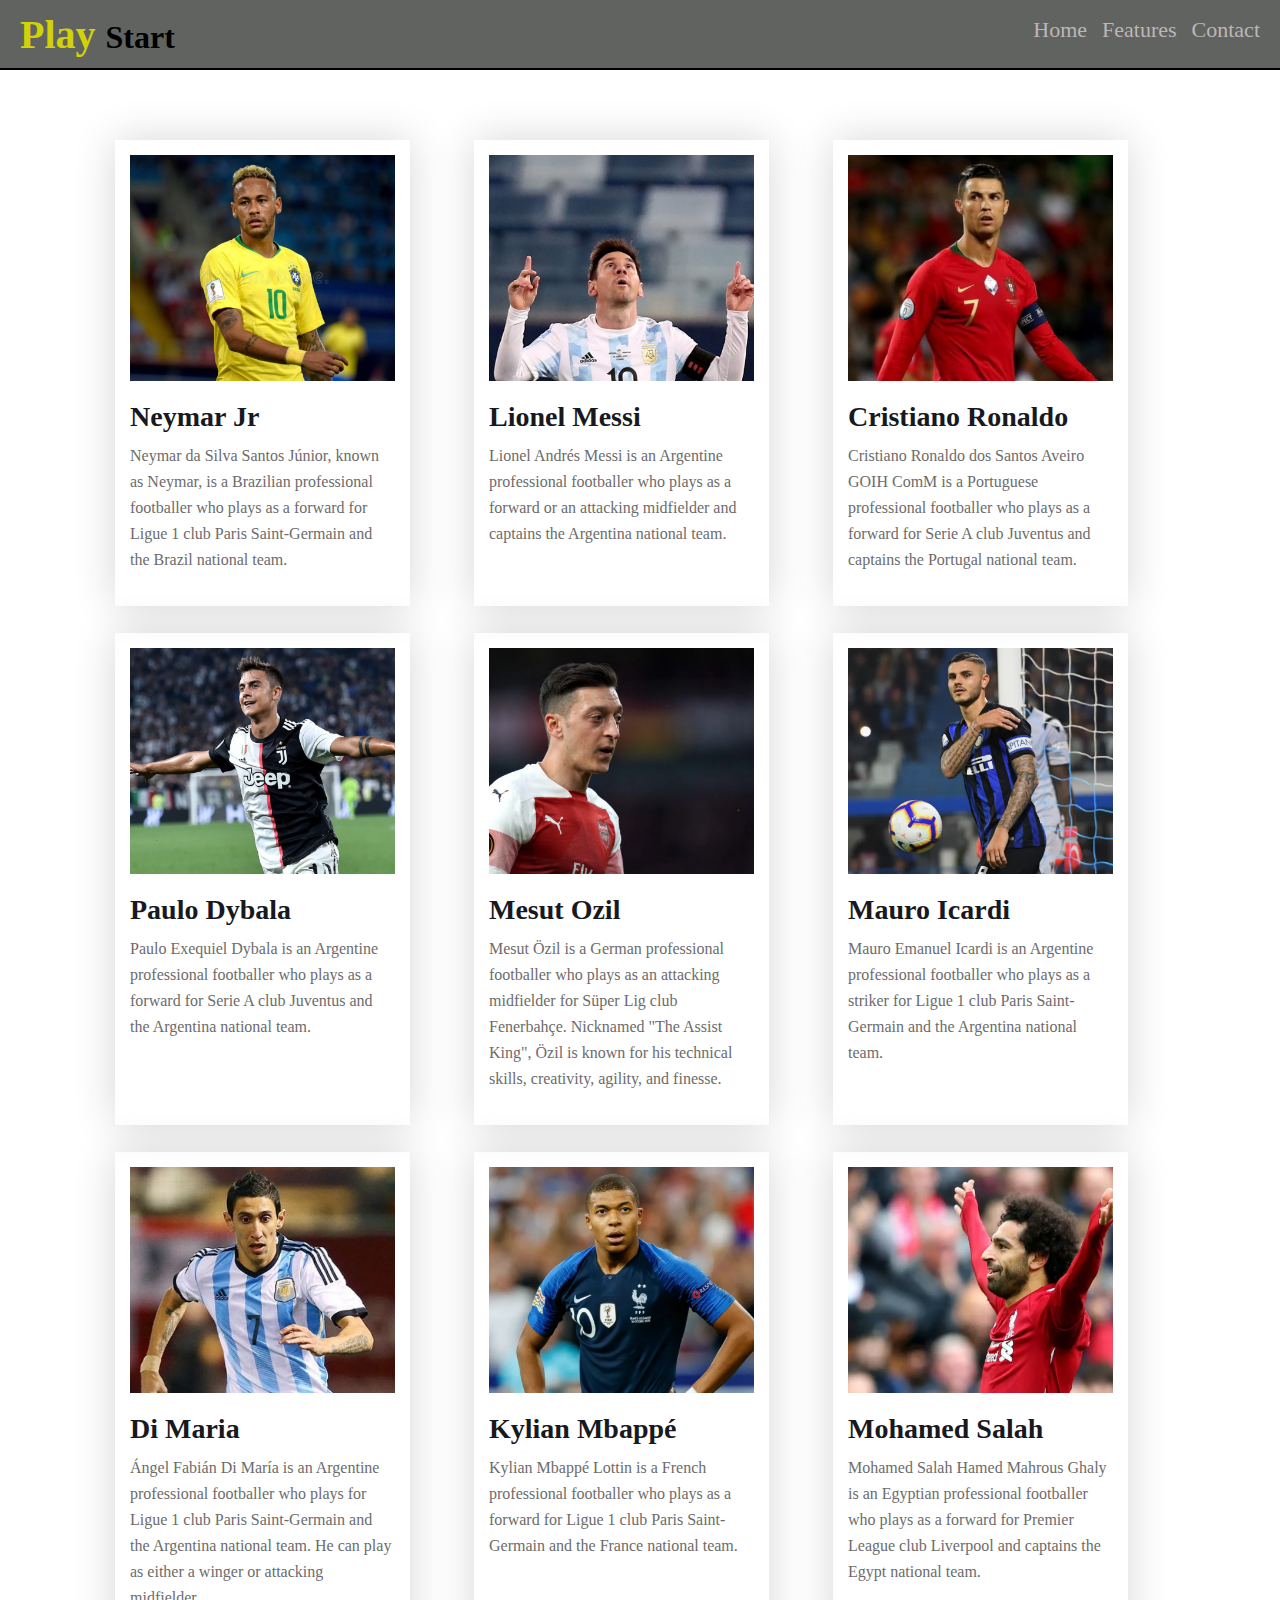
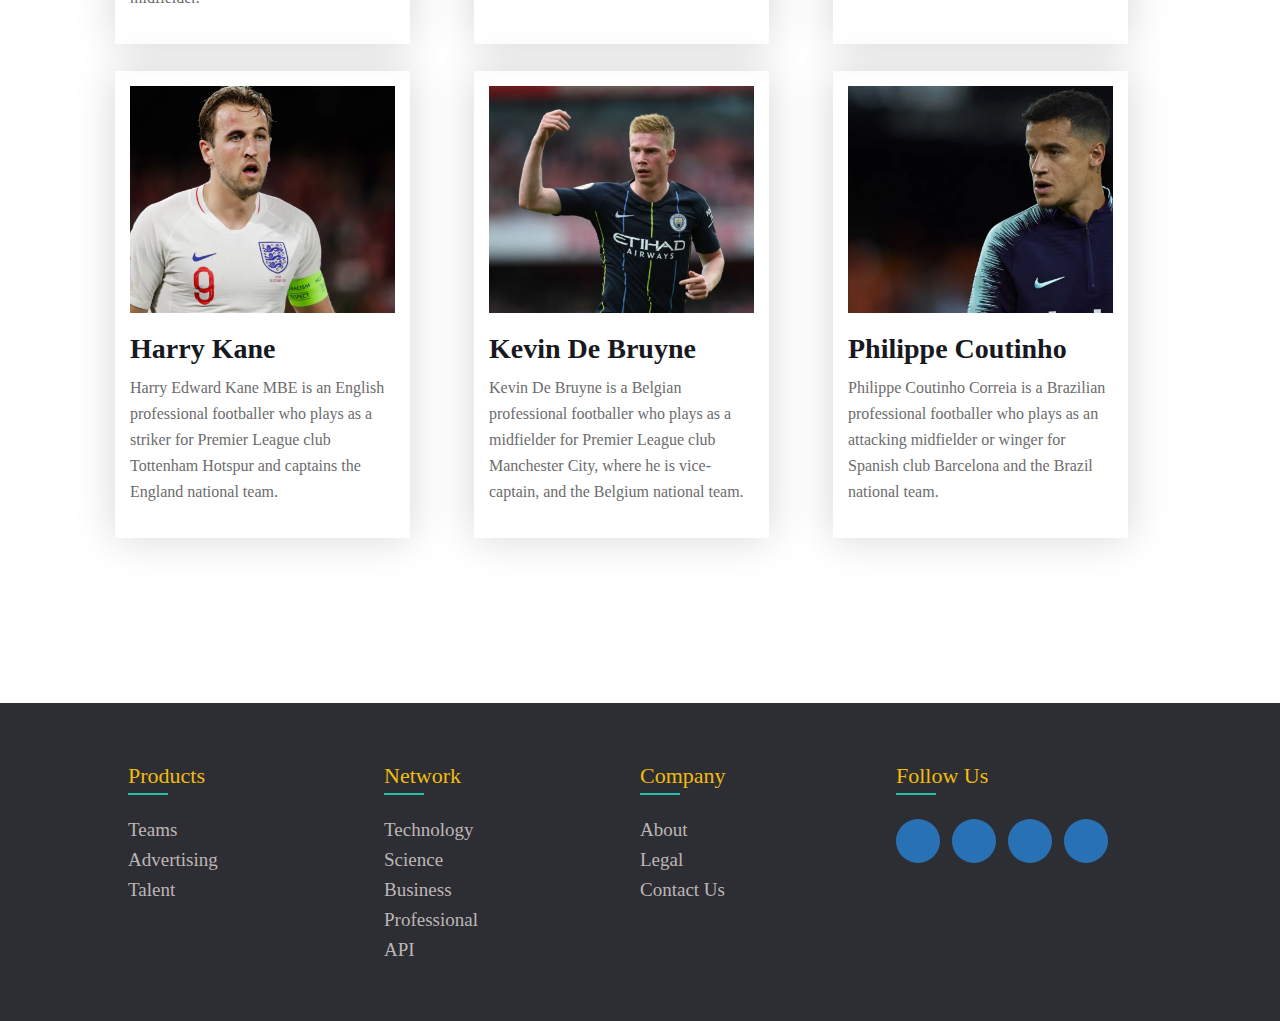
<file: features.html>
<!DOCTYPE html>
<html lang="en">
<head>
    <meta charset="UTF-8">
    <meta name="viewport" content="width=device-width, initial-scale=1.0">
    <title>Document</title>
    <link rel="stylesheet" href="style.css">
</head>
<body>

    <header>
        <header>
            <nav class="navbar">
                <div class="left">
                   <h1 class="text-2xl  "><span class="my"> Play </span> Start</h1>
                </div>
                <div class="right">
                    <ul class="nav-items">
                        <li><a class="men" href="index.html">Home</a></li>
                        <li><a  class="men" href="features.html">Features</a></li>
                        <li><a class="men" href="contact.html">Contact</a></li>
                         
                    </ul>
                </div>
            </nav>  
        </header>
    </header>

    <main>
        <section id="player-blog">
            <div class="content">
                <div class="players">
                    <article class="player">
                        <img src="images/players/player-1.png" alt="">
                        <h2 class="player-name">Neymar Jr</h2>
                        <p class="player-info">Neymar da Silva Santos Júnior, known as Neymar, is a Brazilian professional footballer who plays as a forward for Ligue 1 club Paris Saint-Germain and the Brazil national team. </p>
                    </article>
                    <article class="player">
                        <img src="images/players/player-2.png" alt="">
                        <h2 class="player-name">Lionel Messi</h2>
                        <p class="player-info">Lionel Andrés Messi is an Argentine professional footballer who plays as a forward or an attacking midfielder and captains the Argentina national team.  </p>
                    </article>
                    <article class="player">
                        <img src="images/players/player-3.png" alt="">
                        <h2 class="player-name">Cristiano Ronaldo</h2>
                        <p class="player-info">Cristiano Ronaldo dos Santos Aveiro GOIH ComM is a Portuguese professional footballer who plays as a forward for Serie A club Juventus and captains the Portugal national team.</p>
                    </article>
                    <article class="player">
                        <img src="images/players/player-4.png" alt="">
                        <h2 class="player-name">Paulo Dybala</h2>
                        <p class="player-info">Paulo Exequiel Dybala is an Argentine professional footballer who plays as a forward for Serie A club Juventus and the Argentina national team.</p>
                    </article>
                    <article class="player">
                        <img src="images/players/player-5.png" alt="">
                        <h2 class="player-name">Mesut Ozil </h2>
                        <p class="player-info">Mesut Özil is a German professional footballer who plays as an attacking midfielder for Süper Lig club Fenerbahçe. Nicknamed "The Assist King", Özil is known for his technical skills, creativity, agility, and finesse.</p>
                    </article>
                    <article class="player">
                        <img src="images/players/player-6.png" alt="">
                        <h2 class="player-name">Mauro Icardi </h2>
                        <p class="player-info">Mauro Emanuel Icardi is an Argentine professional footballer who plays as a striker for Ligue 1 club Paris Saint-Germain and the Argentina national team.</p>
                    </article>
                    <article class="player">
                        <img src="images/players/player-7.png" alt="">
                        <h2 class="player-name">Di Maria</h2>
                        <p class="player-info">Ángel Fabián Di María is an Argentine professional footballer who plays for Ligue 1 club Paris Saint-Germain and the Argentina national team. He can play as either a winger or attacking midfielder.</p>
                    </article>
                    <article class="player">
                        <img src="images/players/player-8.png" alt="">
                        <h2 class="player-name">Kylian Mbappé</h2>
                        <p class="player-info">Kylian Mbappé Lottin is a French professional footballer who plays as a forward for Ligue 1 club Paris Saint-Germain and the France national team.</p>
                    </article>
                    <article class="player">
                        <img src="images/players/player-9.png" alt="">
                        <h2 class="player-name">Mohamed Salah</h2>
                        <p class="player-info">Mohamed Salah Hamed Mahrous Ghaly is an Egyptian professional footballer who plays as a forward for Premier League club Liverpool and captains the Egypt national team.</p>
                    </article>
                    <article class="player">
                        <img src="images/players/player-10.png" alt="">
                        <h2 class="player-name">Harry Kane</h2>
                        <p class="player-info">Harry Edward Kane MBE is an English professional footballer who plays as a striker for Premier League club Tottenham Hotspur and captains the England national team.</p>
                    </article>
                    <article class="player">
                        <img src="images/players/player-11.png" alt="">
                        <h2 class="player-name">Kevin De Bruyne</h2>
                        <p class="player-info">Kevin De Bruyne is a Belgian professional footballer who plays as a midfielder for Premier League club Manchester City, where he is vice-captain, and the Belgium national team.</p>
                    </article>
                    <article class="player">
                        <img src="images/players/player-12.png" alt="">
                        <h2 class="player-name">Philippe Coutinho</h2>
                        <p class="player-info">Philippe Coutinho Correia is a Brazilian professional footballer who plays as an attacking midfielder or winger for Spanish club Barcelona and the Brazil national team. </p>
                    </article>
                </div>
            </div>
        </section>
    </main>
    
    
    <footer>
        <div class="footer-col">
            <h4>products</h4>
            <ul>
                <li><a href="#">teams</a></li>
                <li><a href="#">advertising</a></li>
                <li><a href="#">talent</a></li>
            </ul>
        </div>
        <div class="footer-col">
            <h4>network</h4>
            <ul>
                <li><a href="#">technology</a></li>
                <li><a href="#">science</a></li>
                <li><a href="#">business</a></li>
                <li><a href="#">professional</a></li>
                <li><a href="#">API</a></li>
            </ul>
        </div>
        <div class="footer-col">
            <h4>company</h4>
            <ul>
                <li><a href="#">about</a></li>
                <li><a href="#">legal</a></li>
                <li><a href="#">contact us</a></li>
            </ul>
        </div>
        <div class="footer-col">
            <h4>follow us</h4>
            <div class="links">
                <a href="#"><i class="fab fa-linkedin-in"></i></a>
                <a href="#"><i class="fab fa-facebook-f"></i></a>
                <a href="#"><i class="fab fa-twitter"></i></a>
                <a href="#"><i class="fab fa-instagram"></i></a>
            </div>
        </div>
    </footer>
</body>
</html>
</file>
<file: style.css>
*{
    margin: 0;
    padding: 0;
    box-sizing: border-box;
}

.my{
     color: rgb(210, 210, 8);
      font-size: 40px;
}

.men{
    font-size: 22px;
}
.navbar{
    display: flex;
    justify-content: space-between;
    align-items: center;
    height: 70px;
    padding: 10px 20px;
    border-bottom: 2px solid black;
    background-color: rgb(97, 99, 97);
    width: 100%;
}
.nav-items{
    display: flex;
    gap: 15px;
}
.nav-items li{
    list-style: none;
}


nav a{
    text-decoration: none;
}

nav a:visited{
    color: black;

}
nav a:hover{
    color: rgb(235, 156, 10);
}


.header{
    background-color: #8a84d5;
    display: flex;
    justify-content: center;
}
.head-container{
    width: 1140px;
}
.content{
    width: 1050px;
}   

.main_sec{
    background-color: rgb(211, 211, 208);
}




.top-bar{   
    display: grid;
    grid-template-columns: repeat(2, 1fr);
    grid-column-gap: 102px;
    padding-top: 67px;
    padding-bottom: 86px;
}
.top-heading{
    font-size: 64px;
    font-weight: 700;
    color: white;
}
.top-anchor{
    font-size: 16px;
    background-color: #E02C6D;
    border: 2px solid #d52062;
    border-radius: 3px;
    padding: 10px 24px;
    color: white;
    text-decoration: none;
    align-items: center;
}
 

.fa-arrow-right.arrow{
    margin-left: 8px;
}
.top-banner img{
    width: 556px;
    height: 438px;
}



/* plears ---- - - - - - -  - - - - -  */
#player-blog{
    background-color: white;
    display: flex;
    justify-content: center;
}
.players{
    display: grid;
    grid-template-columns: repeat(3, 1fr);
    grid-gap: 27px;
    margin-top: 70px;
    margin-bottom: 165px;
}
.player{
    width: 295px;
    padding: 15px 15px 33px 15px;
    box-shadow: 0px 0px 40px rgba(0, 0, 0, 0.159) ;
}
.player img{
    width: 100%;
}
.top-banner:hover img{
    transform: scale(1.2);
    transition: transform 0.7s;}
    
.player-name{
    color: #18191F;
    font-size: 28px;
    font-weight: bold;
    margin-top: 16px;
    margin-bottom: 10px;
}
.player-info{
    color: #6C6C6C;
    font-size: 16px;
    line-height: 26px;
}



body{
    display: flex;
    flex-direction: column;
    height: 100vh;
    background-color: #bbbbbb;
}

footer{
    display: flex;
    flex-wrap: wrap;
    margin-top: auto;
    background-color: #2d2e33;
    padding: 60px 10%;
}

ul{
    list-style: none;
}

.footer-col{
    width: 25%;
}

.footer-col h4{
    position: relative;
    margin-bottom: 30px;
    font-weight: 400;
    font-size: 22px;
    color: #f1bc0d;
    text-transform: capitalize;
}

.footer-col h4::before{
    content: '';
    position: absolute;
    left: 0;
    bottom: -6px;
    background-color: #27c0ac;
    height: 2px;
    width: 40px;
}

ul li:not(:last-child){
    margin-bottom: 8px;
}

ul li a{
    display: block;
    font-size: 19px;
    text-transform: capitalize;
    color: #bdb6b6;
    text-decoration: none;
    transition: 0.4s;
}

ul li a:hover{
    color: white;
    padding-left: 2px;
}

.links a{
    display: inline-block;
    height: 44px;
    width: 44px;
    color: white;
    background-color: rgba(40, 130, 214, 0.8);
    margin: 0 8px 8px 0;
    text-align: center;
    line-height: 44px;
    border-radius: 50%;
    transition: 0.4s;
}

.links a:hover{
    color: #4d4f55;
    background-color: white;
}





.main-blog{
    display: grid;
    grid-template-columns: repeat(2, 1fr);
    background-color: wheat;
    padding-bottom: 50px;
    margin-bottom: 70px;
}
.main-blog h1{
    font-size: 40px;
    margin-bottom: -5px;
}
.last-conten{
    margin-left: 50px;
    
}
.form{
margin-left: 350px;
}

.form input{
    display: block;
    width: 200px;
    height: 30px;
    margin-top: 10px;
    border-radius: 3px;
    
}
#input{
    display: block;
}
#submit{
    background-color: rgba(39, 49, 37, 0.726);
    color: rgb(231, 227, 223);
    width: 80px;
    border-radius: 3px;

}
.renking{
    margin-left: 200px;}

.renking li{
    font-size: 20px;
}





@media(max-width: 740px){
    .footer-col{
        width: 50%;
        margin-bottom: 30px;
        text-align: center;
    }

    .footer-col h4::before{
        all: unset;
    }
}

@media(max-width: 555px){
    .footer-col{
        width: 100%;
    }
}   

@media only screen and (max-width:688px) {
    
    .top-bar, .players{
         grid-template-columns: repeat(1, 1fr);
         grid-gap: 0;
    }
    .top-title{
        font-size: 36px;
    }
    .top-container, .container{
        width: 100%;
        padding: 15px;
    }
    .top-banner{
        margin-top: 60px;
    }
    .top-banner img {
        width: 100%;
        height: auto;
    }
    .players{
        margin-top: 40px;
        margin-bottom: 60px;
    }
    .player{
        width: 92%;
        margin-bottom: 24px;    
    }
    .player-image {
        width: 100%;
    }
    .footer-container{
        width: 100%;
        padding-bottom: 150px;
    }
    .footer-logo{
        display: flex;
        justify-content: center;
    }
    .footer-logo img{
        width: 70%;
    }

    .main-blog{
        display: grid;
        grid-template-columns: repeat(1, 1fr);
        background-color: wheat;
        padding-bottom: 50px;
        margin-bottom: 70px;
    }
    .form{
        margin-left: 50px;
        }
        .renking{
            margin-left: 50px;
        padding-top: 50px;}
}
</file>
